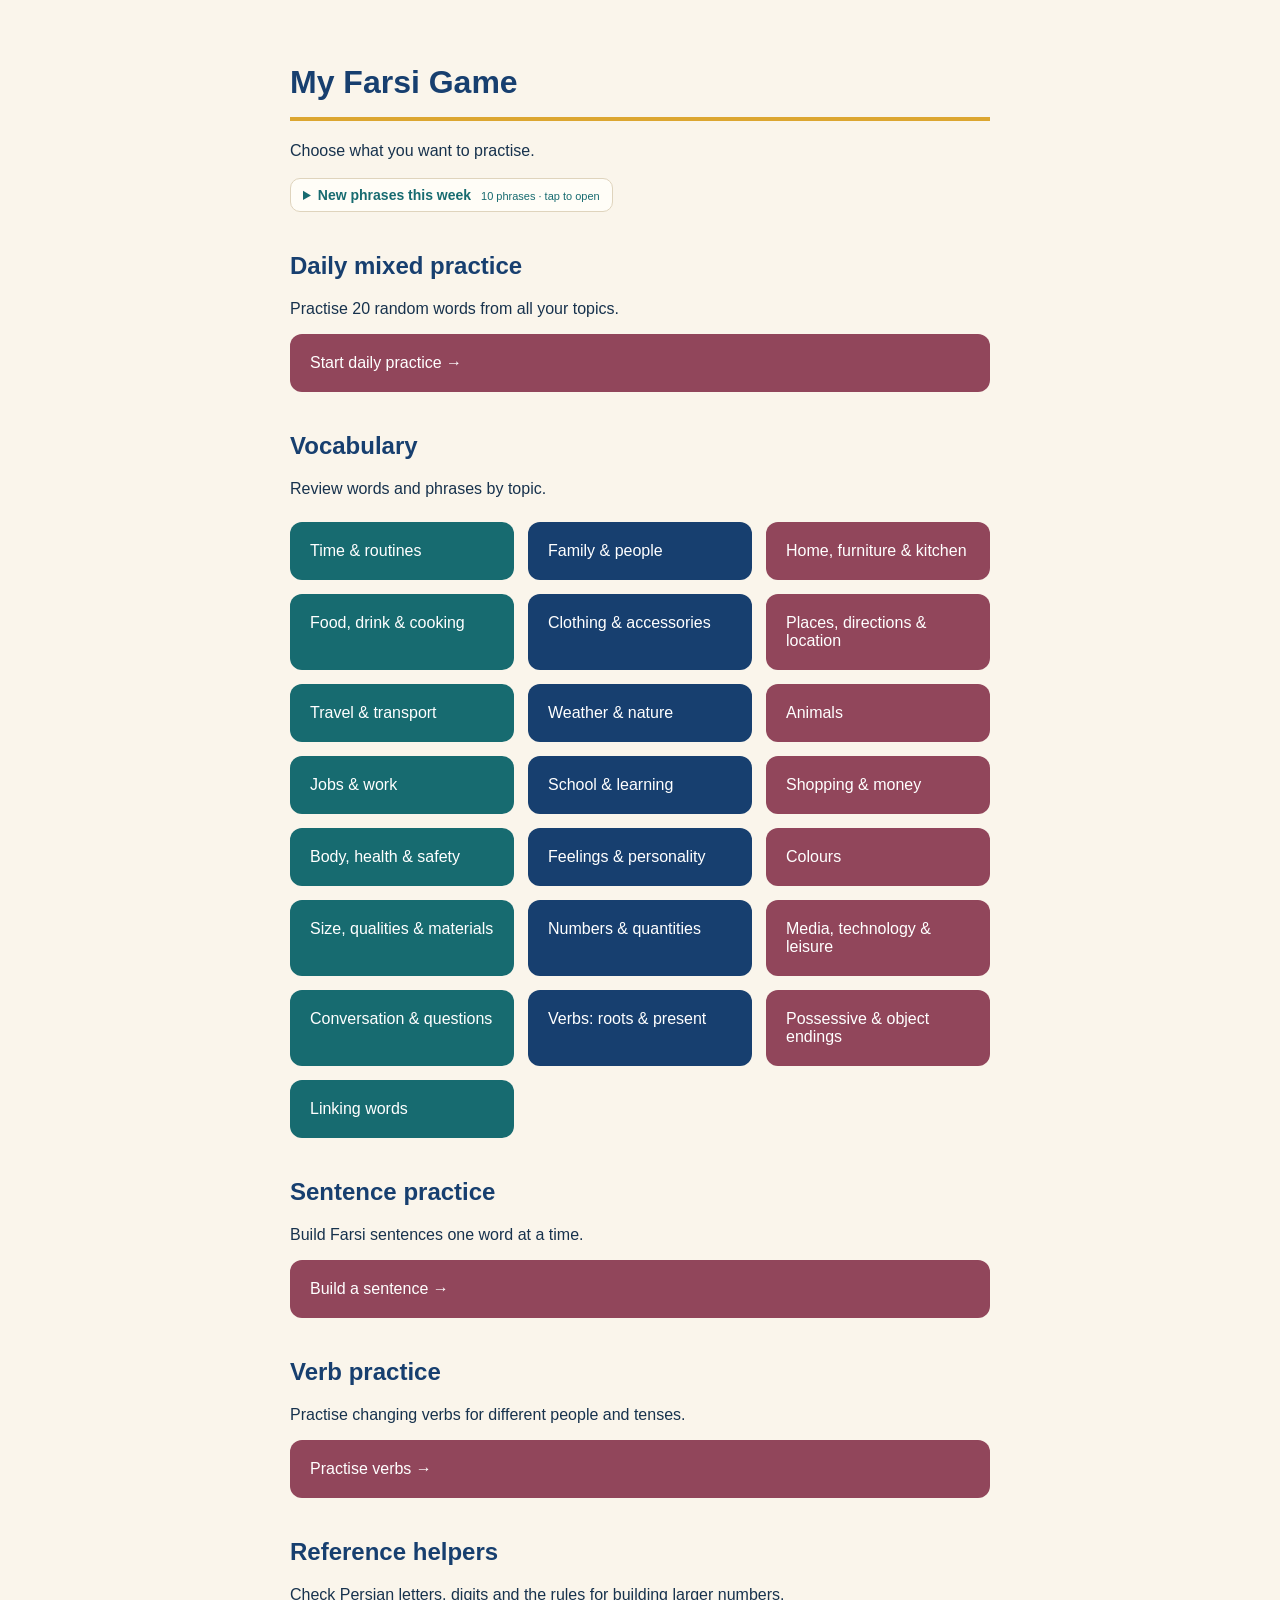
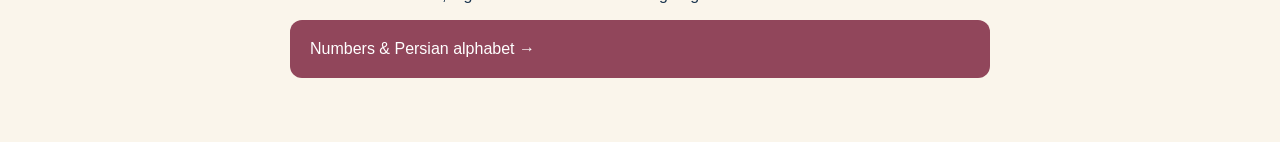
<file: index.html>
<!DOCTYPE html>
<html lang="en">
  <head>
    <meta charset="UTF-8">
    <meta name="viewport" content="width=device-width, initial-scale=1">
    <title>My Farsi Game</title>
    <link rel="stylesheet" href="style.css">
    <link rel="icon" href="favicon.png">
  </head>

  <body>
   <main>
  <h1>My Farsi Game</h1>
  <p>Choose what you want to practise.</p>

<details class="weekly-phrases">
<summary>New phrases this week <small>10 phrases · tap to open</small></summary>
<p>Ten useful phrases from your latest lesson · Updated 15 November 2026</p>
<ol>
<li><strong>in kot kheyli behet miâd.</strong><span lang="fa" dir="rtl">این کت خیلی بهت میاد.</span><span>This jacket really suits you.</span></li>
<li><strong>in behem miâd?</strong><span lang="fa" dir="rtl">این بهم میاد؟</span><span>Does this suit me?</span></li>
<li><strong>be nazaram in piran behesh nemiâd.</strong><span lang="fa" dir="rtl">به نظرم این پیرهن بهش نمیاد.</span><span>I don’t think this shirt suits them.</span></li>
<li><strong>eynak-e âftâbi mizanam.</strong><span lang="fa" dir="rtl">عینک آفتابی می‌زنم.</span><span>I put on sunglasses.</span></li>
<li><strong>kamarbandam-o mibandam.</strong><span lang="fa" dir="rtl">کمربندم رو می‌بندم.</span><span>I fasten my belt.</span></li>
<li><strong>pâltom-o dar miâram.</strong><span lang="fa" dir="rtl">پالتوم رو درمیارم.</span><span>I take off my overcoat.</span></li>
<li><strong>man ye tishert-e âstin-kutâh mipusham.</strong><span lang="fa" dir="rtl">من یه تی‌شرت آستین‌کوتاه می‌پوشم.</span><span>I wear a short-sleeved T-shirt.</span></li>
<li><strong>band-e kafsham-o mibandam.</strong><span lang="fa" dir="rtl">بند کفشم رو می‌بندم.</span><span>I tie my shoelace.</span></li>
<li><strong>inâ bâ ham set mishan.</strong><span lang="fa" dir="rtl">اینا با هم ست می‌شن.</span><span>These go well together.</span></li>
<li><strong>hafte-ye pish ye shomiz kharidam.</strong><span lang="fa" dir="rtl">هفتهٔ پیش یه شومیز خریدم.</span><span>Last week I bought a blouse.</span></li>
</ol>
</details>

<section>
  <h2>Daily mixed practice</h2>
  <p>Practise 20 random words from all your topics.</p>

  <a class="topic" href="daily.html">
    Start daily practice →
  </a>
</section>

  <section>
    <h2>Vocabulary</h2>
    <p>Review words and phrases by topic.</p>

    <nav id="topics" class="topics" aria-label="Vocabulary topics"></nav>
  </section>

  <section>
    <h2>Sentence practice</h2>
    <p>Build Farsi sentences one word at a time.</p>

    <a class="topic" href="sentences.html">
      Build a sentence →
    </a>
  </section>

  <section>
  <h2>Verb practice</h2>
  <p>Practise changing verbs for different people and tenses.</p>
  <a class="topic" href="verbs.html">Practise verbs →</a>
</section>

<section>
  <h2>Reference helpers</h2>
  <p>Check Persian letters, digits and the rules for building larger numbers.</p>
  <a class="topic" href="helpers.html">Numbers &amp; Persian alphabet →</a>
</section>


</main>

    <script src="topics.js"></script>
    <script src="home.js"></script>
  </body>
</html>
</file>
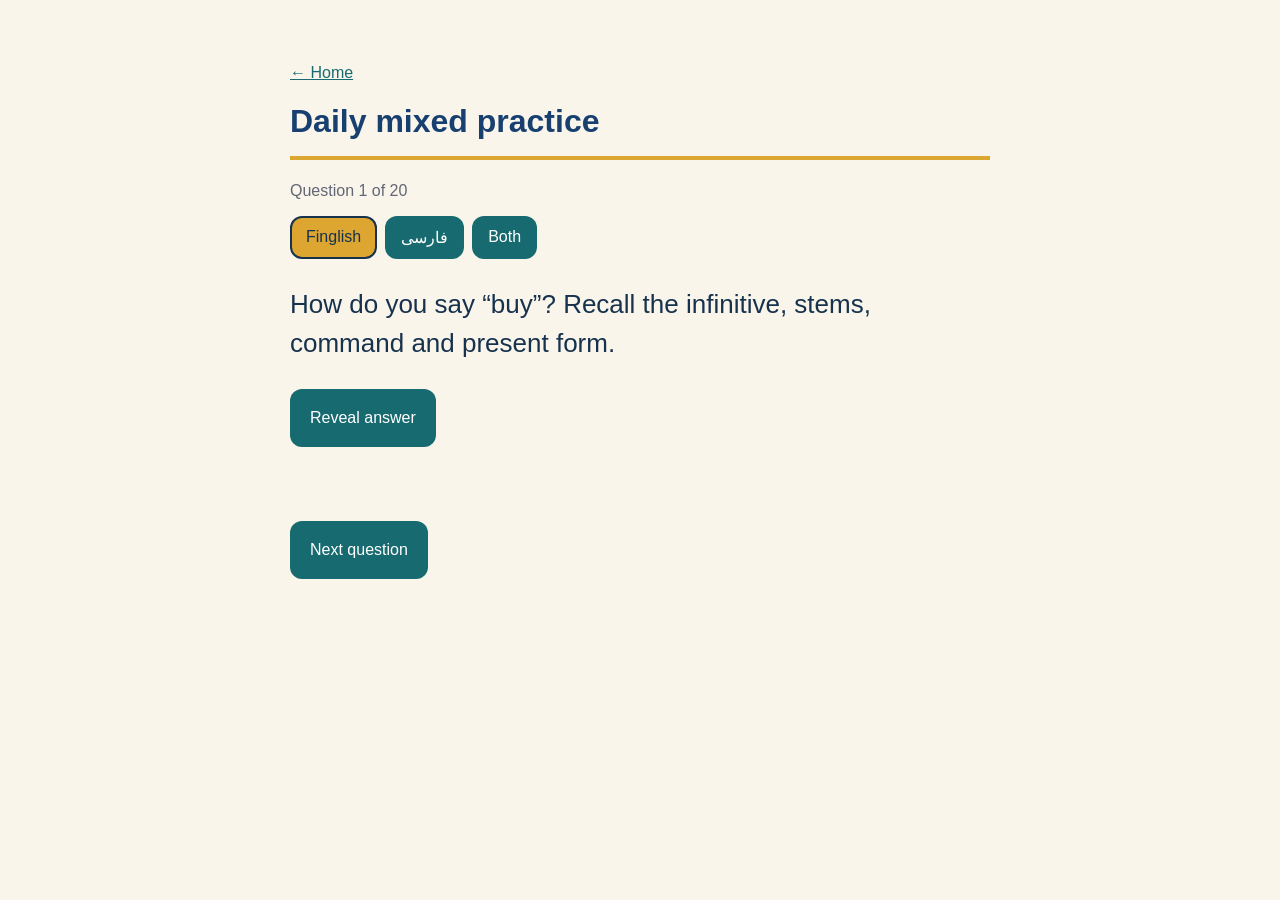
<file: daily.html>
<!DOCTYPE html>
<html lang="en">
  <head>
    <meta charset="UTF-8">
    <meta name="viewport" content="width=device-width, initial-scale=1">

    <title>Daily Farsi Practice</title>

    <link rel="stylesheet" href="style.css">
    <link rel="icon" href="favicon.png">
  </head>

  <body>
    <main>
      <a href="index.html">← Home</a>

      <h1>Daily mixed practice</h1>

      <p id="progress"></p>

      <div class="display-controls">
        <button id="show-finglish">Finglish</button>
        <button id="show-persian">فارسی</button>
        <button id="show-both">Both</button>
      </div>

      <p id="question">Preparing today’s vocabulary…</p>

      <button id="reveal" disabled>
        Reveal answer
      </button>

      <p id="answer" aria-live="polite"></p>

      <button id="next" disabled>
        Next question
      </button>
    </main>

    <script src="utils.js"></script>
    <script src="cards.js"></script>
    <script src="daily.js"></script>
  </body>
</html>
</file>
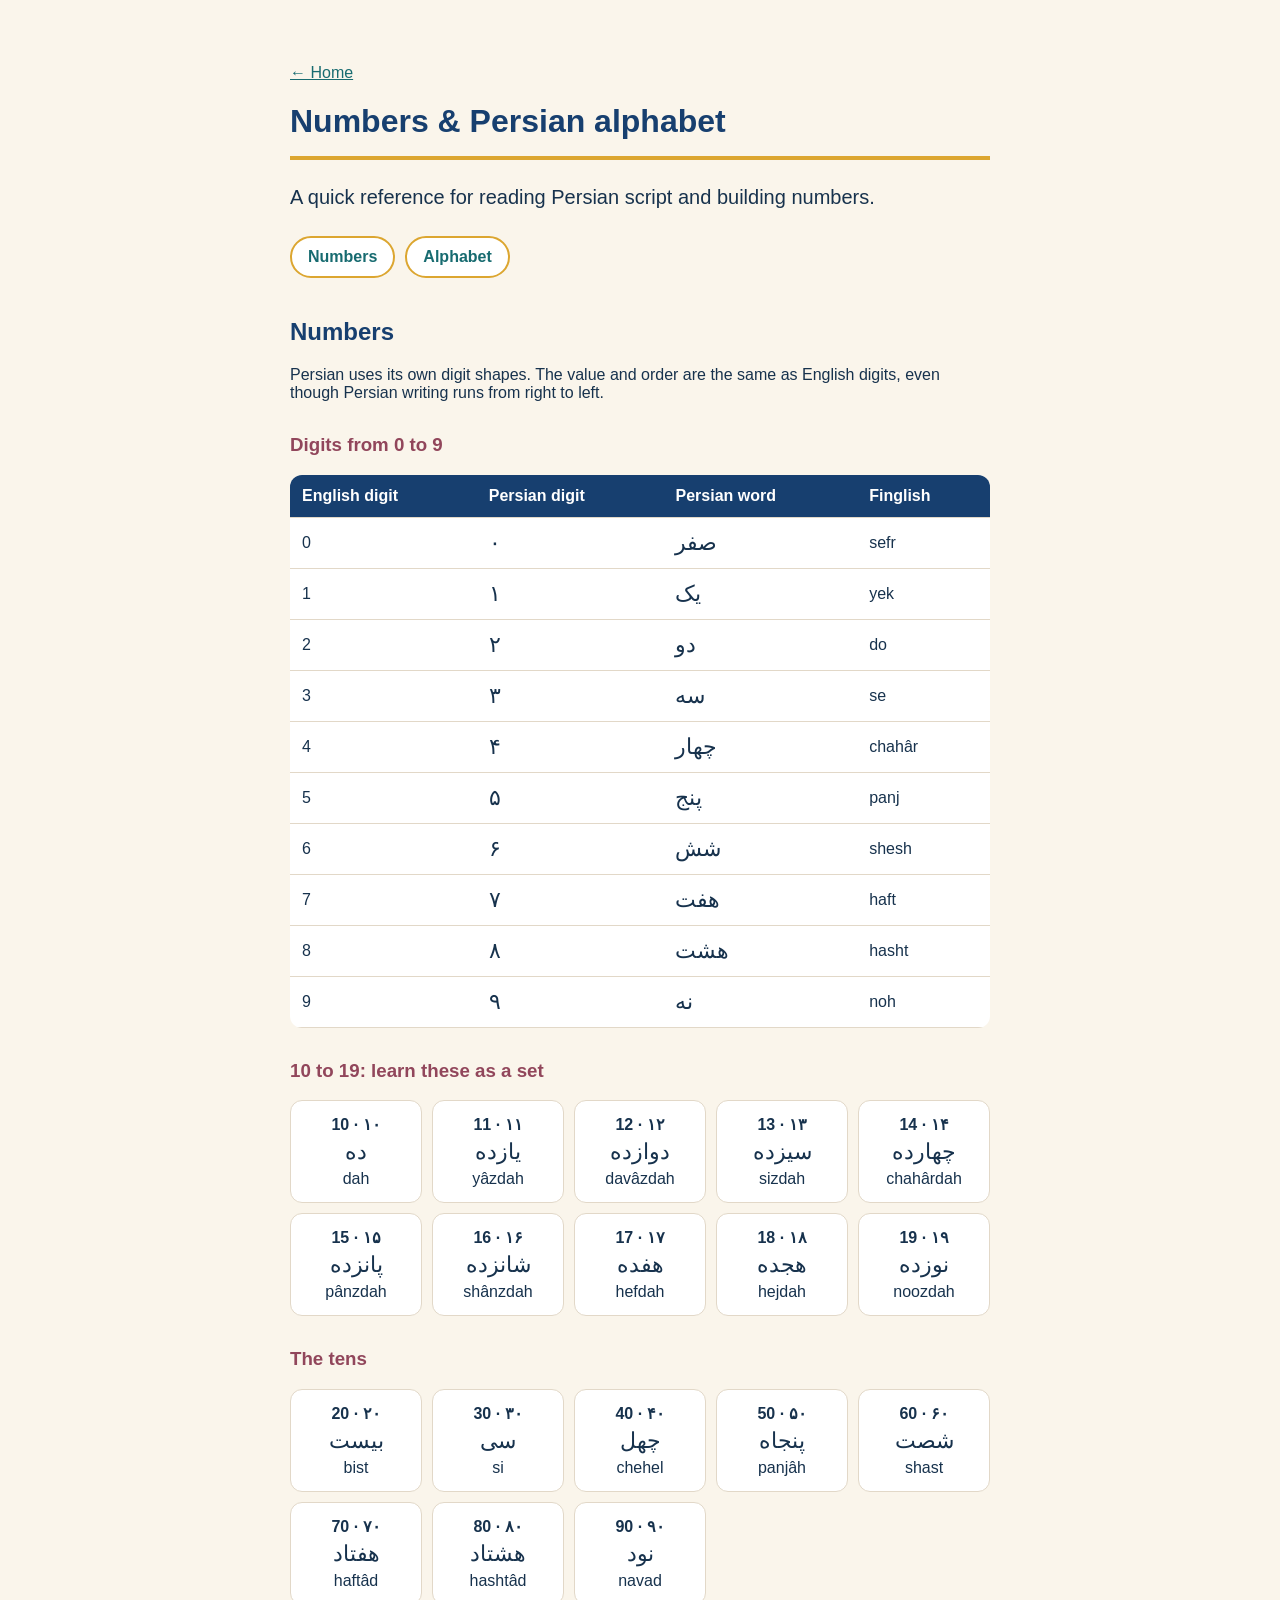
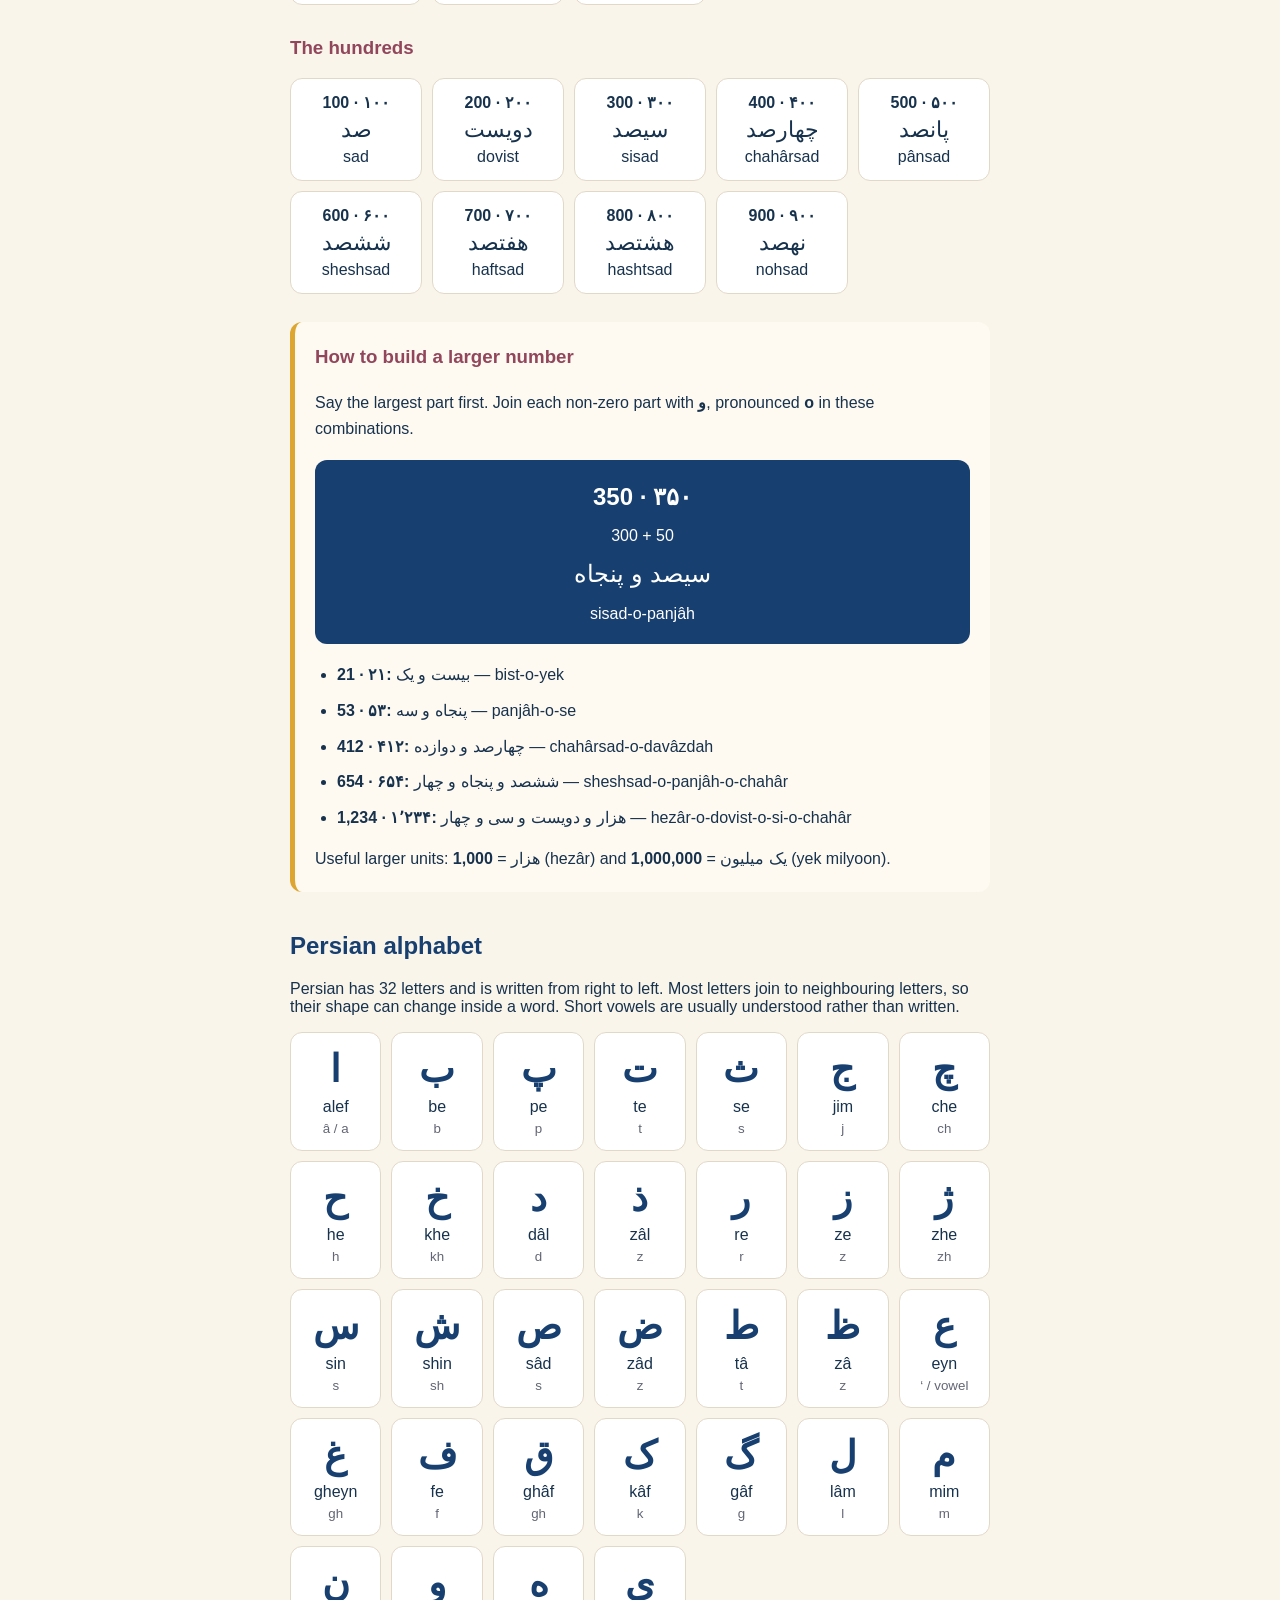
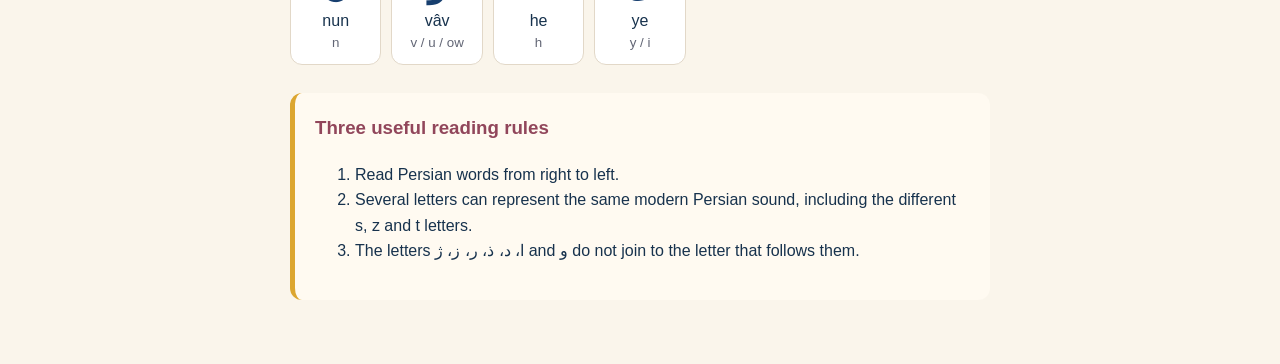
<file: helpers.html>
<!DOCTYPE html>
<html lang="en">
  <head>
    <meta charset="UTF-8">
    <meta name="viewport" content="width=device-width, initial-scale=1">
    <title>Farsi Numbers &amp; Alphabet</title>
    <link rel="stylesheet" href="style.css">
    <link rel="icon" href="favicon.png">
  </head>

  <body>
    <main>
      <a href="index.html">← Home</a>

      <h1>Numbers &amp; Persian alphabet</h1>
      <p class="reference-intro">
        A quick reference for reading Persian script and building numbers.
      </p>

      <nav class="helper-links" aria-label="Reference sections">
        <a href="#numbers">Numbers</a>
        <a href="#alphabet">Alphabet</a>
      </nav>

      <section id="numbers">
        <h2>Numbers</h2>
        <p>
          Persian uses its own digit shapes. The value and order are the same as
          English digits, even though Persian writing runs from right to left.
        </p>

        <h3>Digits from 0 to 9</h3>
        <div class="reference-table-wrapper">
          <table class="reference-table">
            <thead>
              <tr>
                <th scope="col">English digit</th>
                <th scope="col">Persian digit</th>
                <th scope="col">Persian word</th>
                <th scope="col">Finglish</th>
              </tr>
            </thead>
            <tbody>
              <tr><td>0</td><td class="persian-number">۰</td><td lang="fa" dir="rtl">صفر</td><td>sefr</td></tr>
              <tr><td>1</td><td class="persian-number">۱</td><td lang="fa" dir="rtl">یک</td><td>yek</td></tr>
              <tr><td>2</td><td class="persian-number">۲</td><td lang="fa" dir="rtl">دو</td><td>do</td></tr>
              <tr><td>3</td><td class="persian-number">۳</td><td lang="fa" dir="rtl">سه</td><td>se</td></tr>
              <tr><td>4</td><td class="persian-number">۴</td><td lang="fa" dir="rtl">چهار</td><td>chahâr</td></tr>
              <tr><td>5</td><td class="persian-number">۵</td><td lang="fa" dir="rtl">پنج</td><td>panj</td></tr>
              <tr><td>6</td><td class="persian-number">۶</td><td lang="fa" dir="rtl">شش</td><td>shesh</td></tr>
              <tr><td>7</td><td class="persian-number">۷</td><td lang="fa" dir="rtl">هفت</td><td>haft</td></tr>
              <tr><td>8</td><td class="persian-number">۸</td><td lang="fa" dir="rtl">هشت</td><td>hasht</td></tr>
              <tr><td>9</td><td class="persian-number">۹</td><td lang="fa" dir="rtl">نه</td><td>noh</td></tr>
            </tbody>
          </table>
        </div>

        <h3>10 to 19: learn these as a set</h3>
        <div class="number-grid">
          <div class="number-card"><strong>10 · ۱۰</strong><span lang="fa" dir="rtl">ده</span><span>dah</span></div>
          <div class="number-card"><strong>11 · ۱۱</strong><span lang="fa" dir="rtl">یازده</span><span>yâzdah</span></div>
          <div class="number-card"><strong>12 · ۱۲</strong><span lang="fa" dir="rtl">دوازده</span><span>davâzdah</span></div>
          <div class="number-card"><strong>13 · ۱۳</strong><span lang="fa" dir="rtl">سیزده</span><span>sizdah</span></div>
          <div class="number-card"><strong>14 · ۱۴</strong><span lang="fa" dir="rtl">چهارده</span><span>chahârdah</span></div>
          <div class="number-card"><strong>15 · ۱۵</strong><span lang="fa" dir="rtl">پانزده</span><span>pânzdah</span></div>
          <div class="number-card"><strong>16 · ۱۶</strong><span lang="fa" dir="rtl">شانزده</span><span>shânzdah</span></div>
          <div class="number-card"><strong>17 · ۱۷</strong><span lang="fa" dir="rtl">هفده</span><span>hefdah</span></div>
          <div class="number-card"><strong>18 · ۱۸</strong><span lang="fa" dir="rtl">هجده</span><span>hejdah</span></div>
          <div class="number-card"><strong>19 · ۱۹</strong><span lang="fa" dir="rtl">نوزده</span><span>noozdah</span></div>
        </div>

        <h3>The tens</h3>
        <div class="number-grid">
          <div class="number-card"><strong>20 · ۲۰</strong><span lang="fa" dir="rtl">بیست</span><span>bist</span></div>
          <div class="number-card"><strong>30 · ۳۰</strong><span lang="fa" dir="rtl">سی</span><span>si</span></div>
          <div class="number-card"><strong>40 · ۴۰</strong><span lang="fa" dir="rtl">چهل</span><span>chehel</span></div>
          <div class="number-card"><strong>50 · ۵۰</strong><span lang="fa" dir="rtl">پنجاه</span><span>panjâh</span></div>
          <div class="number-card"><strong>60 · ۶۰</strong><span lang="fa" dir="rtl">شصت</span><span>shast</span></div>
          <div class="number-card"><strong>70 · ۷۰</strong><span lang="fa" dir="rtl">هفتاد</span><span>haftâd</span></div>
          <div class="number-card"><strong>80 · ۸۰</strong><span lang="fa" dir="rtl">هشتاد</span><span>hashtâd</span></div>
          <div class="number-card"><strong>90 · ۹۰</strong><span lang="fa" dir="rtl">نود</span><span>navad</span></div>
        </div>

        <h3>The hundreds</h3>
        <div class="number-grid">
          <div class="number-card"><strong>100 · ۱۰۰</strong><span lang="fa" dir="rtl">صد</span><span>sad</span></div>
          <div class="number-card"><strong>200 · ۲۰۰</strong><span lang="fa" dir="rtl">دویست</span><span>dovist</span></div>
          <div class="number-card"><strong>300 · ۳۰۰</strong><span lang="fa" dir="rtl">سیصد</span><span>sisad</span></div>
          <div class="number-card"><strong>400 · ۴۰۰</strong><span lang="fa" dir="rtl">چهارصد</span><span>chahârsad</span></div>
          <div class="number-card"><strong>500 · ۵۰۰</strong><span lang="fa" dir="rtl">پانصد</span><span>pânsad</span></div>
          <div class="number-card"><strong>600 · ۶۰۰</strong><span lang="fa" dir="rtl">ششصد</span><span>sheshsad</span></div>
          <div class="number-card"><strong>700 · ۷۰۰</strong><span lang="fa" dir="rtl">هفتصد</span><span>haftsad</span></div>
          <div class="number-card"><strong>800 · ۸۰۰</strong><span lang="fa" dir="rtl">هشتصد</span><span>hashtsad</span></div>
          <div class="number-card"><strong>900 · ۹۰۰</strong><span lang="fa" dir="rtl">نهصد</span><span>nohsad</span></div>
        </div>

        <article class="rule-card">
          <h3>How to build a larger number</h3>
          <p>
            Say the largest part first. Join each non-zero part with
            <strong lang="fa" dir="rtl">و</strong>, pronounced <strong>o</strong>
            in these combinations.
          </p>

          <div class="worked-example">
            <strong>350 · ۳۵۰</strong>
            <span>300 + 50</span>
            <span lang="fa" dir="rtl">سیصد و پنجاه</span>
            <span>sisad-o-panjâh</span>
          </div>

          <ul class="number-examples">
            <li><strong>21 · ۲۱:</strong> <span lang="fa" dir="rtl">بیست و یک</span> — bist-o-yek</li>
            <li><strong>53 · ۵۳:</strong> <span lang="fa" dir="rtl">پنجاه و سه</span> — panjâh-o-se</li>
            <li><strong>412 · ۴۱۲:</strong> <span lang="fa" dir="rtl">چهارصد و دوازده</span> — chahârsad-o-davâzdah</li>
            <li><strong>654 · ۶۵۴:</strong> <span lang="fa" dir="rtl">ششصد و پنجاه و چهار</span> — sheshsad-o-panjâh-o-chahâr</li>
            <li><strong>1,234 · ۱٬۲۳۴:</strong> <span lang="fa" dir="rtl">هزار و دویست و سی و چهار</span> — hezâr-o-dovist-o-si-o-chahâr</li>
          </ul>

          <p class="reference-note">
            Useful larger units: <strong>1,000</strong> =
            <span lang="fa" dir="rtl">هزار</span> (hezâr) and
            <strong>1,000,000</strong> =
            <span lang="fa" dir="rtl">یک میلیون</span> (yek milyoon).
          </p>
        </article>
      </section>

      <section id="alphabet">
        <h2>Persian alphabet</h2>
        <p>
          Persian has 32 letters and is written from right to left. Most letters
          join to neighbouring letters, so their shape can change inside a word.
          Short vowels are usually understood rather than written.
        </p>

        <div class="alphabet-grid" aria-label="Persian alphabet">
          <div class="letter-card"><strong>ا</strong><span>alef</span><small>â / a</small></div>
          <div class="letter-card"><strong>ب</strong><span>be</span><small>b</small></div>
          <div class="letter-card"><strong>پ</strong><span>pe</span><small>p</small></div>
          <div class="letter-card"><strong>ت</strong><span>te</span><small>t</small></div>
          <div class="letter-card"><strong>ث</strong><span>se</span><small>s</small></div>
          <div class="letter-card"><strong>ج</strong><span>jim</span><small>j</small></div>
          <div class="letter-card"><strong>چ</strong><span>che</span><small>ch</small></div>
          <div class="letter-card"><strong>ح</strong><span>he</span><small>h</small></div>
          <div class="letter-card"><strong>خ</strong><span>khe</span><small>kh</small></div>
          <div class="letter-card"><strong>د</strong><span>dâl</span><small>d</small></div>
          <div class="letter-card"><strong>ذ</strong><span>zâl</span><small>z</small></div>
          <div class="letter-card"><strong>ر</strong><span>re</span><small>r</small></div>
          <div class="letter-card"><strong>ز</strong><span>ze</span><small>z</small></div>
          <div class="letter-card"><strong>ژ</strong><span>zhe</span><small>zh</small></div>
          <div class="letter-card"><strong>س</strong><span>sin</span><small>s</small></div>
          <div class="letter-card"><strong>ش</strong><span>shin</span><small>sh</small></div>
          <div class="letter-card"><strong>ص</strong><span>sâd</span><small>s</small></div>
          <div class="letter-card"><strong>ض</strong><span>zâd</span><small>z</small></div>
          <div class="letter-card"><strong>ط</strong><span>tâ</span><small>t</small></div>
          <div class="letter-card"><strong>ظ</strong><span>zâ</span><small>z</small></div>
          <div class="letter-card"><strong>ع</strong><span>eyn</span><small>‘ / vowel</small></div>
          <div class="letter-card"><strong>غ</strong><span>gheyn</span><small>gh</small></div>
          <div class="letter-card"><strong>ف</strong><span>fe</span><small>f</small></div>
          <div class="letter-card"><strong>ق</strong><span>ghâf</span><small>gh</small></div>
          <div class="letter-card"><strong>ک</strong><span>kâf</span><small>k</small></div>
          <div class="letter-card"><strong>گ</strong><span>gâf</span><small>g</small></div>
          <div class="letter-card"><strong>ل</strong><span>lâm</span><small>l</small></div>
          <div class="letter-card"><strong>م</strong><span>mim</span><small>m</small></div>
          <div class="letter-card"><strong>ن</strong><span>nun</span><small>n</small></div>
          <div class="letter-card"><strong>و</strong><span>vâv</span><small>v / u / ow</small></div>
          <div class="letter-card"><strong>ه</strong><span>he</span><small>h</small></div>
          <div class="letter-card"><strong>ی</strong><span>ye</span><small>y / i</small></div>
        </div>

        <article class="rule-card">
          <h3>Three useful reading rules</h3>
          <ol>
            <li>Read Persian words from right to left.</li>
            <li>Several letters can represent the same modern Persian sound, including the different s, z and t letters.</li>
            <li>The letters ا، د، ذ، ر، ز، ژ and و do not join to the letter that follows them.</li>
          </ol>
        </article>
      </section>
    </main>
  </body>
</html>
</file>
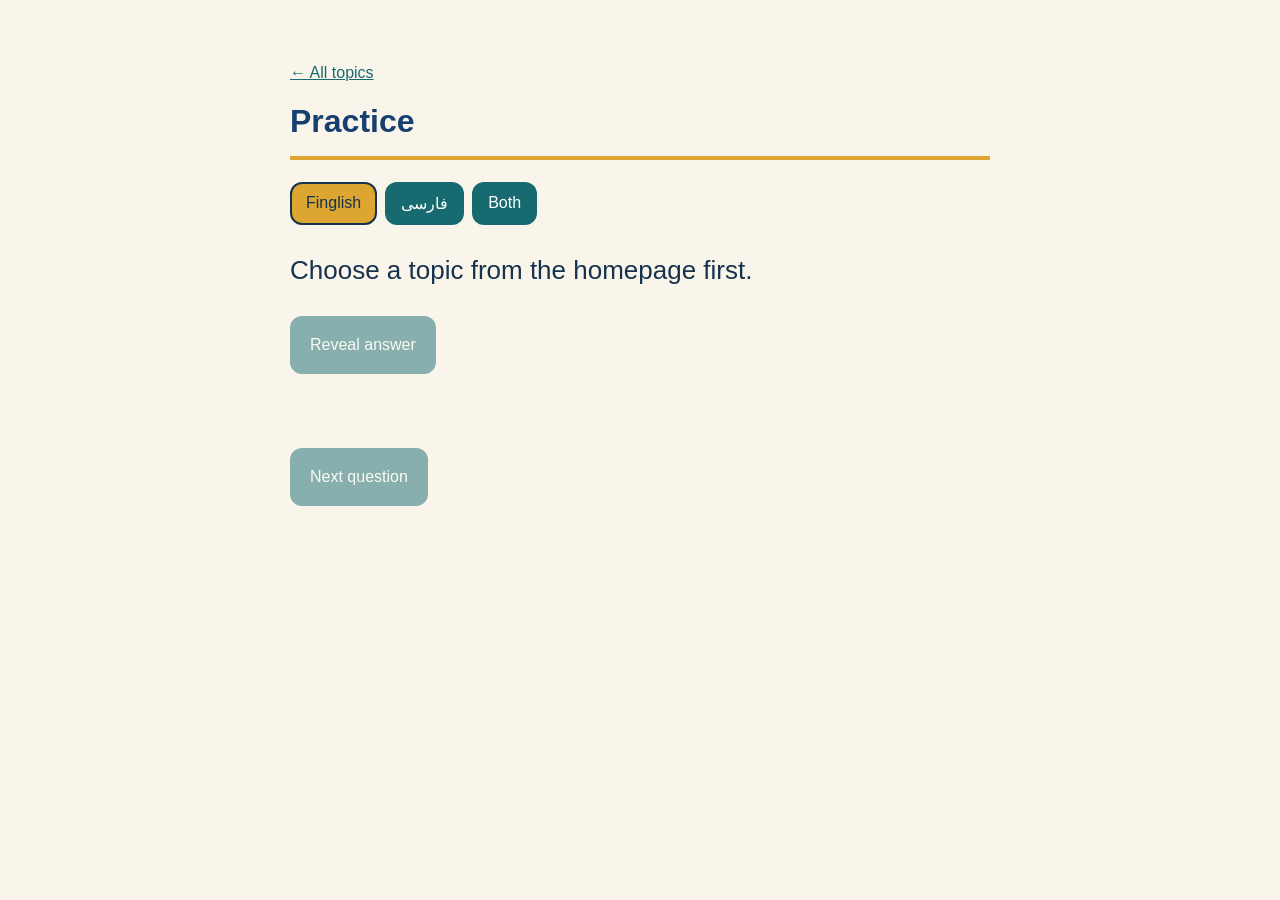
<file: practice.html>
<!DOCTYPE html>
<html lang="en">
  <head>
    <meta charset="UTF-8">
    <meta name="viewport" content="width=device-width, initial-scale=1">
    <title>Practise Farsi</title>
    <link rel="stylesheet" href="style.css">
    <link rel="icon" href="favicon.png">
  </head>

  <body>
    <main>
      <a href="index.html">← All topics</a>

      <h1 id="topic-title">Practice</h1>
      <p id="progress"></p>

      <div class="display-controls">
  <button id="show-finglish">Finglish</button>
  <button id="show-persian">فارسی</button>
  <button id="show-both">Both</button>
</div>

      <p id="question">Loading vocabulary…</p>

      <button id="reveal" disabled>Reveal answer</button>
      <p id="answer" aria-live="polite"></p>
      
      <button id="next" disabled>Next question</button>
    </main>

    <script src="topics.js"></script>
<script src="cards.js"></script>
    <script src="script.js"></script>
  </body>
</html>
</file>
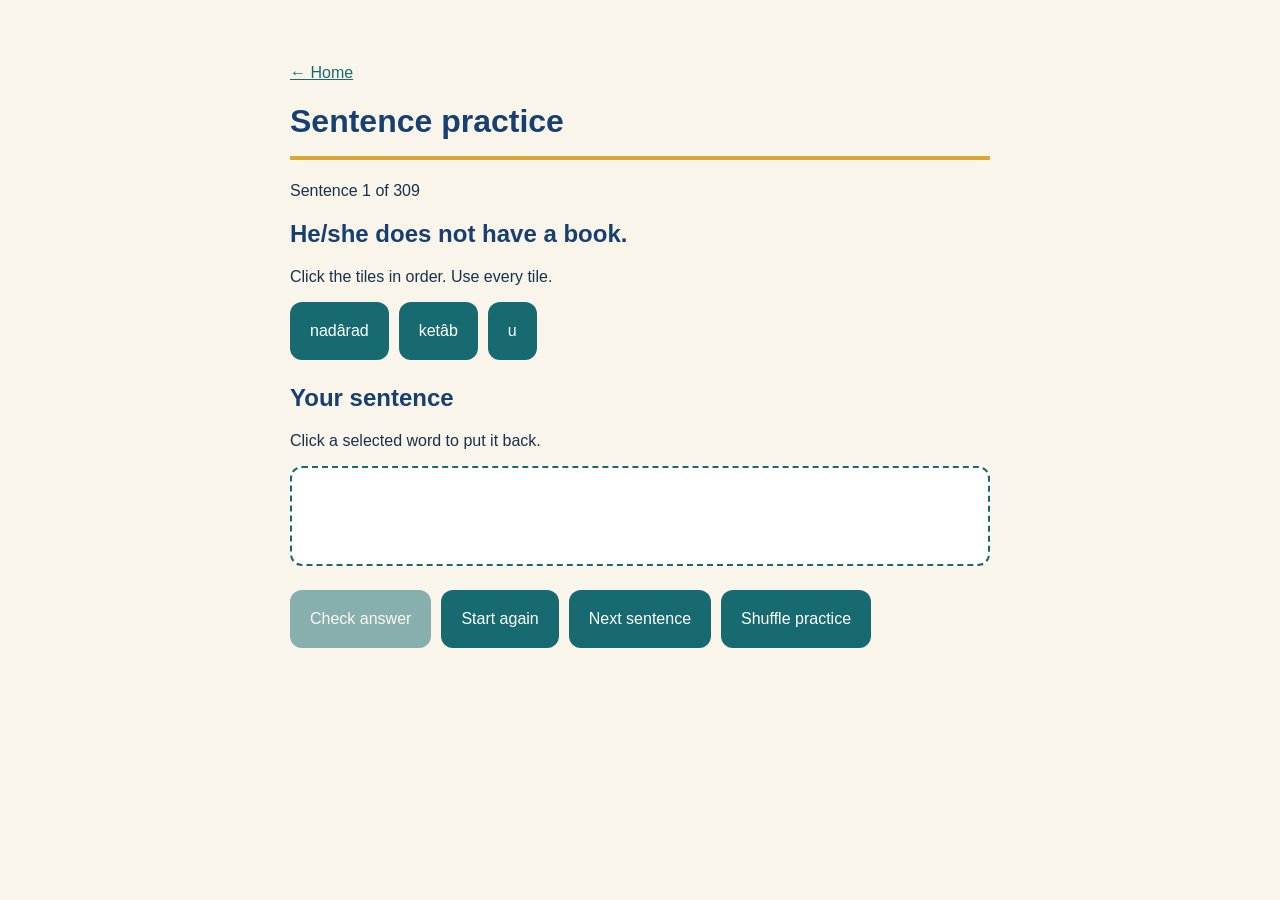
<file: sentences.html>
<!DOCTYPE html>
<html lang="en">
  <head>
    <meta charset="UTF-8">
    <meta name="viewport" content="width=device-width, initial-scale=1">
    <title>Sentence Practice</title>
    <link rel="stylesheet" href="style.css">
    <link rel="icon" href="favicon.png">
  </head>

  <body>
    <main>
      <a href="index.html">← Home</a>

      <h1>Sentence practice</h1>
      <p id="sentence-progress"></p>
      <h2 id="sentence-prompt">Loading exercises…</h2>

      <p>Click the tiles in order. Use every tile.</p>
      <div id="word-bank" class="word-tiles"></div>

      <h2>Your sentence</h2>
      <p>Click a selected word to put it back.</p>
      <div id="sentence-answer" class="sentence-box"></div>

      <div class="sentence-controls">
        <button id="check-sentence" disabled>Check answer</button>
        <button id="reset-sentence" disabled>Start again</button>
        <button id="next-sentence" disabled>Next sentence</button>
        <button id="shuffle-sentences" disabled>Shuffle practice</button>
      </div>

      <p id="sentence-feedback" aria-live="polite"></p>
    </main>

    <script src="utils.js"></script>
    <script src="sentences.js?v=20261004"></script>
  </body>
</html>
</file>
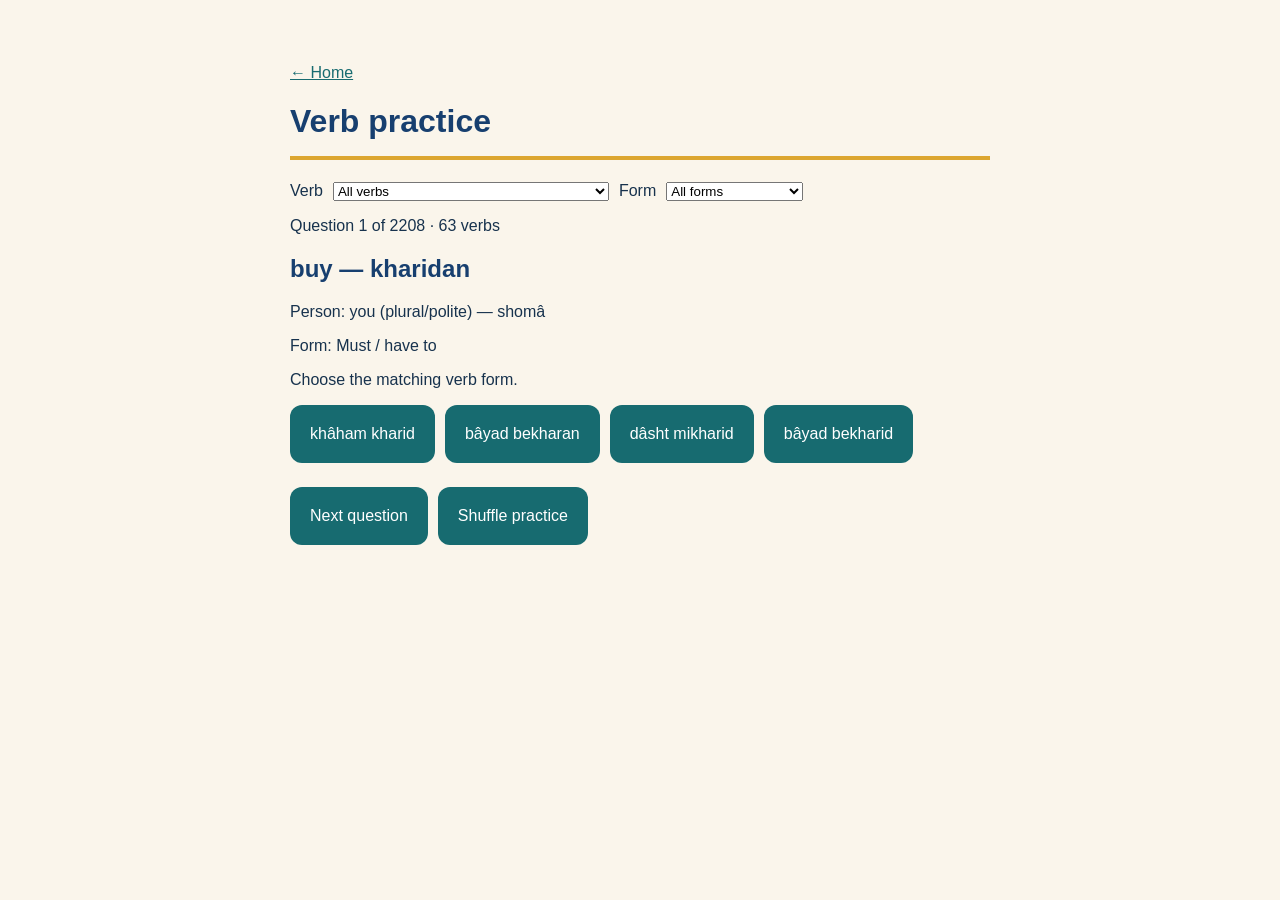
<file: verbs.html>
<!DOCTYPE html>
<html lang="en">
  <head>
    <meta charset="UTF-8">
    <meta name="viewport" content="width=device-width, initial-scale=1">
    <title>Verb Practice</title>
    <link rel="stylesheet" href="style.css">
    <link rel="icon" href="favicon.png">
  </head>

  <body>
    <main>
      <a href="index.html">← Home</a>

      <h1>Verb practice</h1>

      <div class="sentence-controls">
        <label for="verb-select">Verb</label>
        <select id="verb-select" disabled><option value="all">All verbs</option></select>
        <label for="tense-select">Form</label>
        <select id="tense-select" disabled>
          <option value="all">All forms</option>
          <option value="present">Present</option>
          <option value="presentContinuous">Present continuous</option>
          <option value="past">Simple past</option>
          <option value="pastContinuous">Past continuous</option>
          <option value="future">Future</option>
          <option value="must">Must / have to</option>
        </select>
      </div>
      <p id="verb-progress" aria-live="polite"></p>
      <h2 id="verb-cue">Loading verbs…</h2>
      <p id="verb-person"></p>
      <p id="verb-form"></p>
      <p>Choose the matching verb form.</p>
      <div id="verb-options" class="word-tiles"></div>
      <div class="sentence-controls">
        <button id="next-verb" disabled>Next question</button>
        <button id="shuffle-verbs" disabled>Shuffle practice</button>
      </div>

      <p id="verb-feedback" aria-live="polite"></p>
    </main>

    <script src="utils.js"></script>
    <script src="verbs.js?v=20261004"></script>
  </body>
</html>
</file>
<file: style.css>
body {
  background-color: #faf5eb;
  color: #17324d;
  font-family: Arial, sans-serif;
  margin: 0;
  padding: 24px;
}

main {
  max-width: 700px;
  margin: 40px auto;
}

h1 {
  color: #173f6f;
  border-bottom: 4px solid #dca630;
  padding-bottom: 16px;
}

a {
  color: #176b70;
}

.topics {
  display: grid;
  grid-template-columns: repeat(auto-fit, minmax(200px, 1fr));
  gap: 14px;
  margin-top: 24px;
}

button,
.topic {
  background-color: #176b70;
  color: white;
  padding: 18px;
  border: 2px solid transparent;
  border-radius: 12px;
  font: inherit;
  cursor: pointer;
}

.topic {
  display: block;
  text-decoration: none;
}

.topic:nth-child(3n + 2) {
  background-color: #173f6f;
}

.topic:nth-child(3n) {
  background-color: #91465b;
}

button:hover,
.topic:hover {
  border-color: #dca630;
}

button:focus-visible,
.topic:focus-visible {
  outline: 3px solid #17324d;
  outline-offset: 4px;
}

button:disabled {
  opacity: 0.5;
  cursor: default;
}

#question {
  font-size: 26px;
  line-height: 1.5;
}

#answer {
  min-height: 30px;
  font-size: 22px;
  color: #176b70;
}

#progress {
  color: #626675;
}

section {
  margin-top: 40px;
}

h2 {
  color: #173f6f;
}
.word-tiles,
.sentence-box,
.sentence-controls {
  display: flex;
  flex-wrap: wrap;
  gap: 10px;
}

.word-tiles {
  margin-bottom: 24px;
}

.sentence-box {
  min-height: 64px;
  padding: 16px;
  margin-bottom: 24px;
  background-color: white;
  border: 2px dashed #176b70;
  border-radius: 12px;
}

#sentence-feedback {
  line-height: 1.6;
}
.display-controls {
  display: flex;
  flex-wrap: wrap;
  gap: 8px;
  margin: 16px 0 24px;
}

.display-controls button {
  padding: 10px 14px;
}

.display-controls button.active {
  background-color: #dca630;
  color: #17324d;
  border-color: #17324d;
}

.reference-intro {
  font-size: 20px;
  line-height: 1.5;
}

.helper-links {
  display: flex;
  flex-wrap: wrap;
  gap: 10px;
  margin: 24px 0;
}

.helper-links a {
  background-color: white;
  border: 2px solid #dca630;
  border-radius: 999px;
  padding: 10px 16px;
  text-decoration: none;
  font-weight: bold;
}

h3 {
  color: #91465b;
  margin-top: 32px;
}

.reference-table-wrapper {
  overflow-x: auto;
  border-radius: 12px;
}

.reference-table {
  width: 100%;
  border-collapse: collapse;
  background-color: white;
}

.reference-table th,
.reference-table td {
  padding: 12px;
  border-bottom: 1px solid #e2d8c8;
  text-align: left;
}

.reference-table th {
  background-color: #173f6f;
  color: white;
}

.reference-table td[dir="rtl"],
.persian-number {
  font-size: 22px;
}

.number-grid {
  display: grid;
  grid-template-columns: repeat(auto-fit, minmax(125px, 1fr));
  gap: 10px;
}

.number-card,
.letter-card {
  display: flex;
  flex-direction: column;
  align-items: center;
  gap: 5px;
  background-color: white;
  border: 1px solid #e2d8c8;
  border-radius: 12px;
  padding: 14px;
  text-align: center;
}

.number-card span[lang="fa"] {
  font-size: 22px;
}

.rule-card {
  background-color: #fffaf1;
  border-left: 5px solid #dca630;
  border-radius: 12px;
  margin-top: 28px;
  padding: 20px;
  line-height: 1.6;
}

.rule-card h3 {
  margin-top: 0;
}

.worked-example {
  display: grid;
  gap: 7px;
  background-color: #173f6f;
  color: white;
  border-radius: 12px;
  margin: 18px 0;
  padding: 18px;
  text-align: center;
}

.worked-example strong,
.worked-example span[lang="fa"] {
  font-size: 24px;
}

.number-examples {
  padding-left: 22px;
}

.number-examples li {
  margin: 10px 0;
}

.reference-note {
  margin-bottom: 0;
}

.alphabet-grid {
  display: grid;
  grid-template-columns: repeat(auto-fit, minmax(90px, 1fr));
  gap: 10px;
}

.letter-card strong {
  color: #173f6f;
  font-size: 38px;
  line-height: 1.2;
}

.letter-card small {
  color: #626675;
}

@media (max-width: 520px) {
  body {
    padding: 16px;
  }

  main {
    margin: 24px auto;
  }

  .reference-table th,
  .reference-table td {
    padding: 10px 8px;
  }

  .number-grid {
    grid-template-columns: repeat(2, minmax(0, 1fr));
  }

  .alphabet-grid {
    grid-template-columns: repeat(4, minmax(0, 1fr));
  }
}

/* Compact latest-lesson disclosure. */
.weekly-phrases { margin-top: 18px; border: 1px solid #dfd4bd; border-radius: 10px; background: #fffdf7; font-size: 14px; }
.weekly-phrases:not([open]) { width: fit-content; max-width: 100%; }
.weekly-phrases summary { cursor: pointer; padding: 8px 12px; color: #176b70; font-weight: bold; }
.weekly-phrases small { font-weight: normal; font-size: 11px; margin-left: 6px; }
.weekly-phrases summary:focus-visible { outline: 3px solid #176b70; outline-offset: 3px; }
.weekly-phrases > p { padding: 0 14px; color: #626675; }
.weekly-phrases ol { padding: 0 16px 8px 36px; }
.weekly-phrases li { padding: 8px 0; border-bottom: 1px solid #eae1d1; line-height: 1.5; }
.weekly-phrases li:last-child { border: 0; }
.weekly-phrases strong, .weekly-phrases span { display: block; overflow-wrap: anywhere; }
.weekly-phrases [lang="fa"] { margin: 4px 0; }
#answer { white-space: pre-line; line-height: 1.6; }
.display-controls[hidden] { display: none; }
</file>
